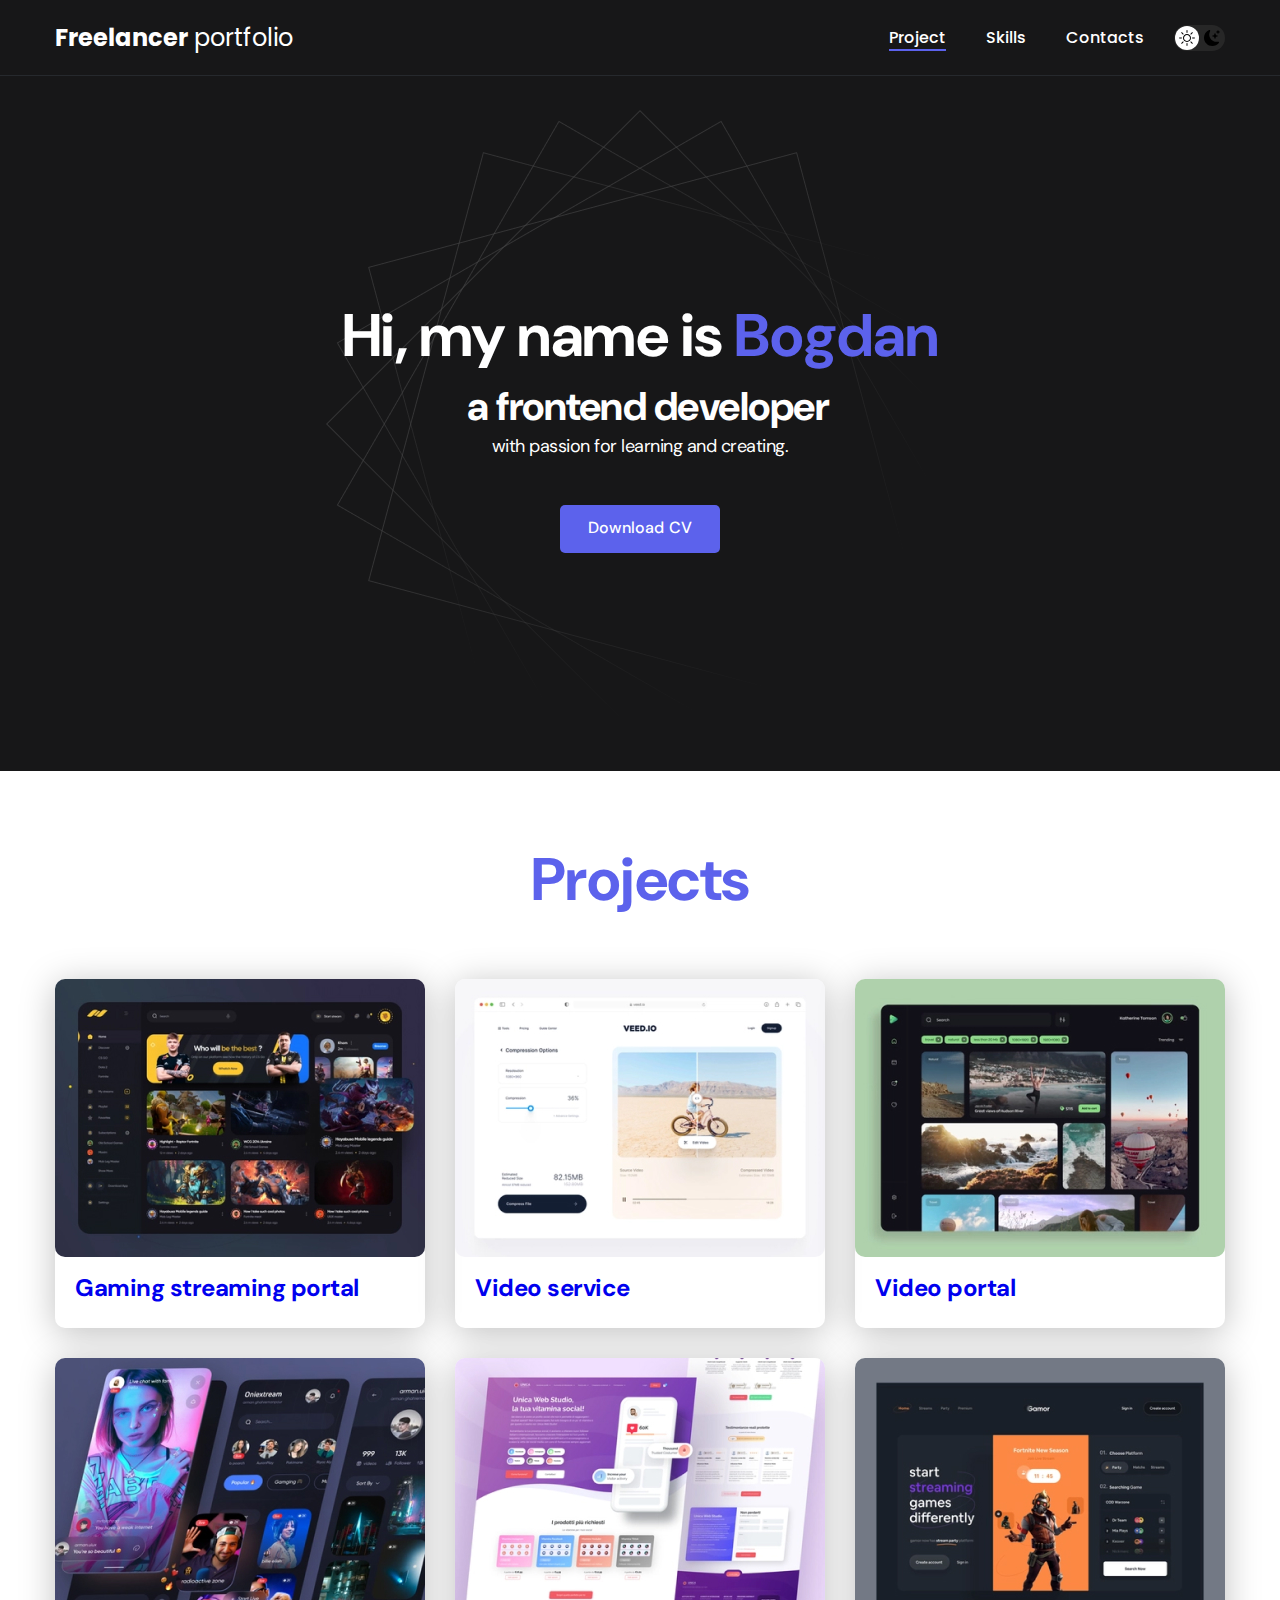
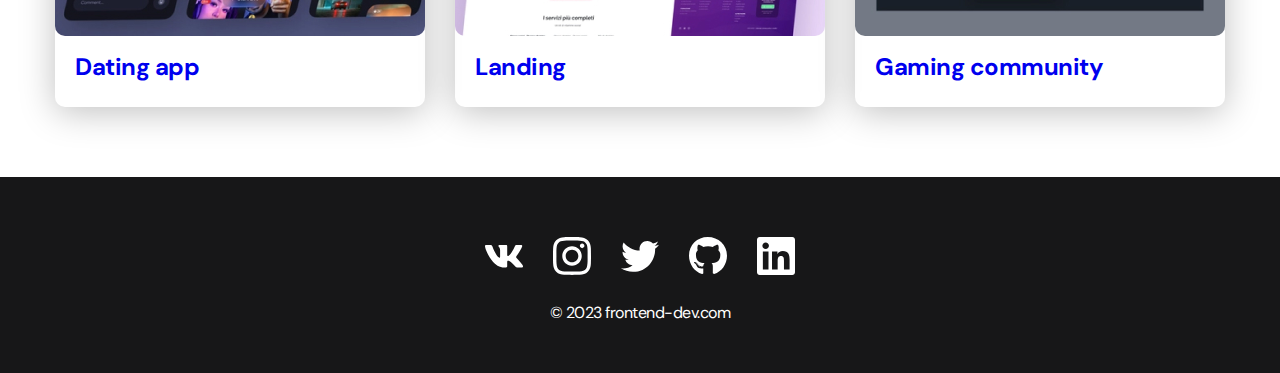
<file: index.html>
<!DOCTYPE html>
<html lang="en">
<head>
    <meta charset="UTF-8">
    <meta http-equiv="X-UA-Compatible" content="IE=edge">
    <meta name="viewport" content="width=device-width, initial-scale=1.0">
    <title>Freelancer portfolio</title>
    <link rel="stylesheet" href="./css/main.css">
</head>
<body>
    <nav class="nav">
        <div class="container">
           <div class="nav-row">
            <a href="./index.html" class="logo"><strong>Freelancer</strong> portfolio</a>
              <button class="dark-mode-btn">
                <img src="./img/icons/sun.svg" alt="Light mode" class="dark-mode-btn__icon">
                <img src="./img/icons/moon.svg" alt="Dark mode" class="dark-mode-btn__icon">
              </button>
            <ul class="nav-list">
                <li class="nav-list__item"><a href="./index.html" class="nav-list__link nav-list__link--active">Project</a></li>
                <li class="nav-list__item"><a href="./skills.html" class="nav-list__link">Skills</a></li>
                <li class="nav-list__item"><a href="./contacts.html" class="nav-list__link">Contacts</a></li>
            </ul>
           </div>
        </div>
    </nav>
  <header class="header">
        <div class="header__wrapper">
        <h1 class="header__title">
            <strong> Hi, my name is <em>Bogdan</em> </strong></br>
             a frontend developer
        </h1>
        <div class="header__text">
            <p>with passion for learning and creating.</p>
        </div>
        <a href="#!" class="btn">Download CV</a>
     </div>
  </header>

 <main class="section">
    <div class="container">
        <h2 class="title-1">Projects</h2>
         <ul class="projects">
            <li class="project">
               <a href="./project-page.html">
                <img src="./img/projects/01.jpg" alt="Project image" class="project__image">
                 <h3 class="project__title">Gaming streaming portal</h3>
                </a>
             </li>
            <li class="project">
                <a href="./project-page.html">
                <img src="./img/projects/02.jpg" alt="Project image" class="project__image">
                 <h3 class="project__title">Video service</h3>
                </a>
            </li>
            <li class="project">
                <a href="./project-page.html">
                <img src="./img/projects/03.jpg" alt="Project image" class="project__image">
                 <h3 class="project__title">Video portal</h3>
                </a>
            </li>
            <li class="project">
                <a href="./project-page.html">
                <img src="./img/projects/04.jpg" alt="Project image" class="project__image">
                 <h3 class="project__title">Dating app</h3>
                </a>
            </li>
            <li class="project">
                <a href="./project-page.html">
                <img src="./img/projects/05.jpg" alt="Project image" class="project__image">
                 <h3 class="project__title">Landing</h3>
                </a>
            </li>
            <li class="project">
                <a href="./project-page.html">
                <img src="./img/projects/06.jpg" alt="Project image" class="project__image">
                 <h3 class="project__title">Gaming community</h3>
                </a>
            </li>
         </ul>
    </div>
 </main>
<footer class="footer">
    <div class="container">
        <div class="footer__wrapper">
        <ul class="social">
            <li class="social__item"><a href="#!"><img src="./img/icons/vk.svg" alt="Link"></a></li>
            <li class="social__item"><a href="#!"><img src="./img/icons/instagram.svg" alt="Link"></a></li>
            <li class="social__item"><a href="#!"><img src="./img/icons/twitter.svg" alt="Link"></a></li>
            <li class="social__item"><a href="#!"><img src="./img/icons/gitHub.svg" alt="Link"></a></li>
            <li class="social__item"><a href="#!"><img src="./img/icons/linkedIn.svg" alt="Link"></a></li>
        </ul>
        <div class="copyright">
            <p>© 2023 frontend-dev.com</p>
           </div>
        </div>
    </div>
</footer>
    <script src="./js/main.js"></script>
</body>
</html>
</file>
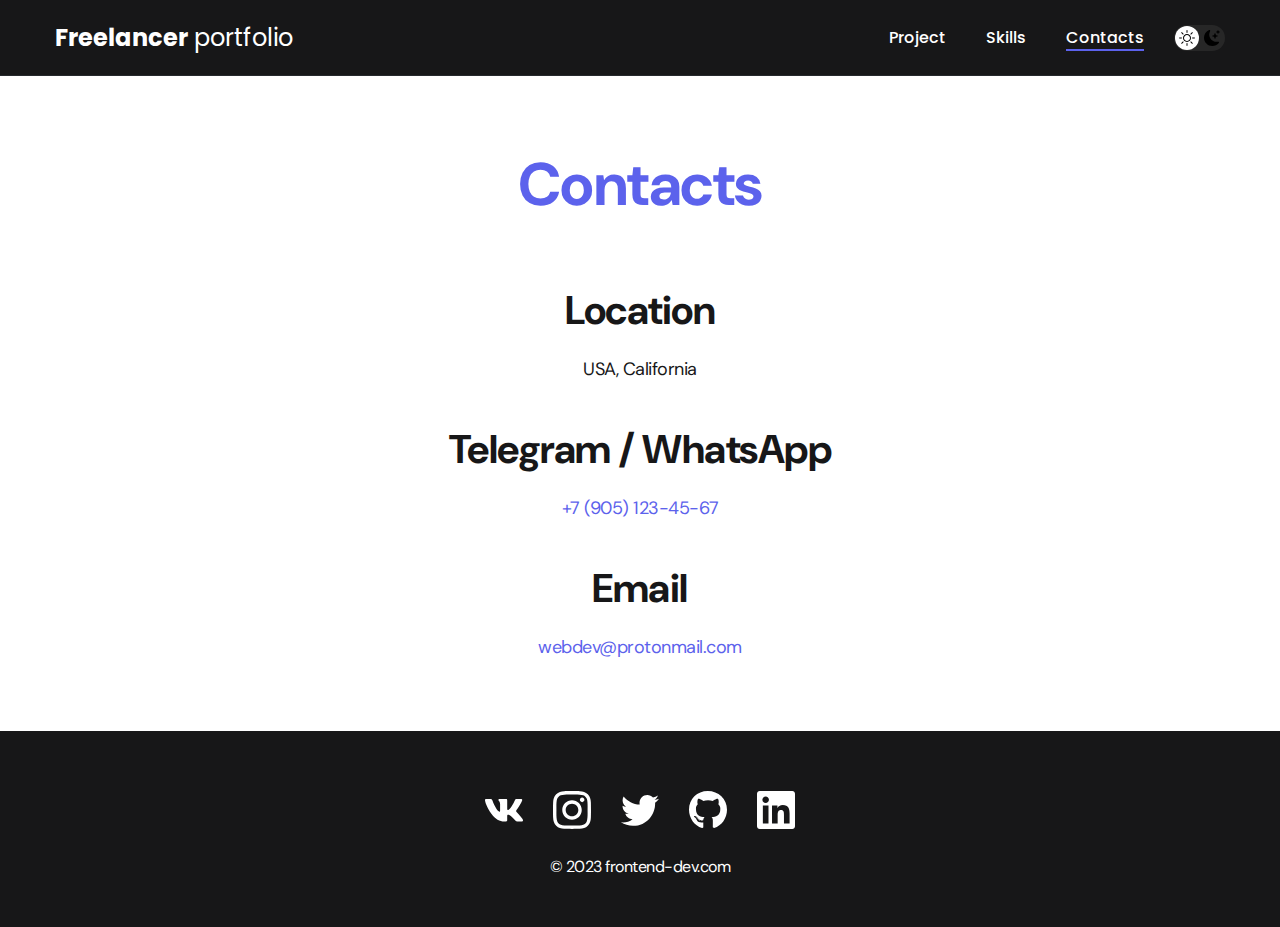
<file: contacts.html>
<!DOCTYPE html>
<html lang="en">
<head>
    <meta charset="UTF-8">
    <meta http-equiv="X-UA-Compatible" content="IE=edge">
    <meta name="viewport" content="width=device-width, initial-scale=1.0">
    <title>Freelancer portfolio</title>
    <link rel="stylesheet" href="./css/main.css">
</head>
<body>
    <nav class="nav">
        <div class="container">
           <div class="nav-row">
            <a href="./index.html" class="logo"><strong>Freelancer</strong> portfolio</a>
            <button class="dark-mode-btn">
                <img src="./img/icons/sun.svg" alt="Light mode" class="dark-mode-btn__icon">
                <img src="./img/icons/moon.svg" alt="Dark mode" class="dark-mode-btn__icon">
              </button>
            <ul class="nav-list">
                <li class="nav-list__item"><a href="./index.html" class="nav-list__link">Project</a></li>
                <li class="nav-list__item"><a href="./skills.html" class="nav-list__link">Skills</a></li>
                <li class="nav-list__item"><a href="./contacts.html" class="nav-list__link nav-list__link--active">Contacts</a></li>
            </ul>
           </div>
        </div>
    </nav>

 <main class="section">
    <div class="container">
        <h1 class="title-1">Contacts</h1>
        <ul class="content-list">
            <li class="content-list__item">
                <h2 class="title-2">Location</h2>
                <p>USA, California</p>
            </li>
            <li class="content-list__item">
                <h2 class="title-2">Telegram / WhatsApp</h2>
                <p><a href="tel:+7 (905) 123-45-67"> +7 (905) 123-45-67</a></p>
            </li>
            <li class="content-list__item">
                <h2 class="title-2">Email</h2>
                <p><a href="mailto:webdev@protonmail.com"> webdev@protonmail.com</a></p>
            </li>
        </ul>
    </div>
 </main>
<footer class="footer">
    <div class="container">
        <div class="footer__wrapper">
        <ul class="social">
            <li class="social__item"><a href="#!"><img src="./img/icons/vk.svg" alt="Link"></a></li>
            <li class="social__item"><a href="#!"><img src="./img/icons/instagram.svg" alt="Link"></a></li>
            <li class="social__item"><a href="#!"><img src="./img/icons/twitter.svg" alt="Link"></a></li>
            <li class="social__item"><a href="#!"><img src="./img/icons/gitHub.svg" alt="Link"></a></li>
            <li class="social__item"><a href="#!"><img src="./img/icons/linkedIn.svg" alt="Link"></a></li>
        </ul>
        <div class="copyright">
            <p>© 2023 frontend-dev.com</p>
           </div>
        </div>
    </div>
</footer>
    <script src="./js/main.js"></script>
</body>
</html>
</file>
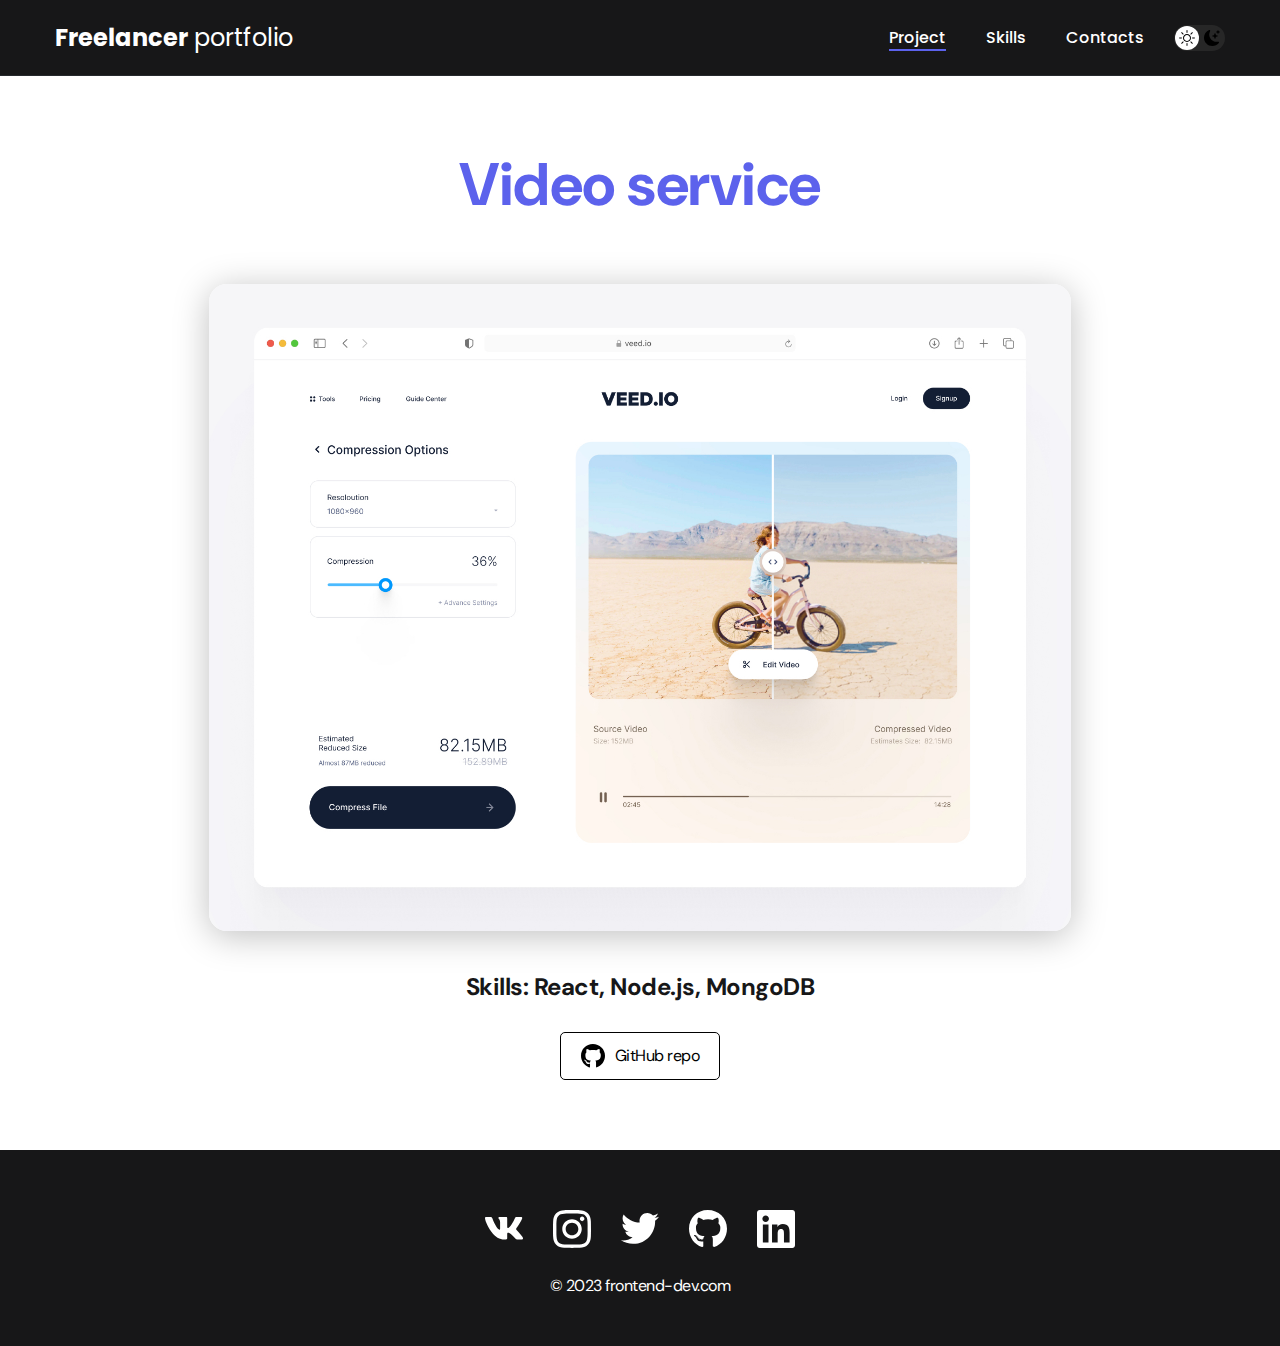
<file: project-page.html>
<!DOCTYPE html>
<html lang="en">
<head>
    <meta charset="UTF-8">
    <meta http-equiv="X-UA-Compatible" content="IE=edge">
    <meta name="viewport" content="width=device-width, initial-scale=1.0">
    <title>Freelancer portfolio</title>
    <link rel="stylesheet" href="./css/main.css">
</head>
<body>
    <nav class="nav">
        <div class="container">
           <div class="nav-row">
            <a href="./index.html" class="logo"><strong>Freelancer</strong> portfolio</a>
            <button class="dark-mode-btn">
                <img src="./img/icons/sun.svg" alt="Light mode" class="dark-mode-btn__icon">
                <img src="./img/icons/moon.svg" alt="Dark mode" class="dark-mode-btn__icon">
              </button>
            <ul class="nav-list">
                <li class="nav-list__item"><a href="./index.html" class="nav-list__link nav-list__link--active">Project</a></li>
                <li class="nav-list__item"><a href="./skills.html" class="nav-list__link">Skills</a></li>
                <li class="nav-list__item"><a href="./contacts.html" class="nav-list__link">Contacts</a></li>
            </ul>
           </div>
        </div>
    </nav>

 <main class="section">
    <div class="container">
        <div class="project-details">
        <h1 class="title-1">Video service</h1>
        <img src="./img/projects/02-big.jpg" alt="" class="project-details__cover">
        <div class="project-details__desc">
            <p>Skills: React, Node.js, MongoDB</p>
        </div>
        <a href="#!" class="btn-outline">
            <img src="./img/icons/gitHub-black.svg" alt="">
            GitHub repo
        </a>
    </div>
    </div>
 </main>
<footer class="footer">
    <div class="container">
        <div class="footer__wrapper">
        <ul class="social">
            <li class="social__item"><a href="#!"><img src="./img/icons/vk.svg" alt="Link"></a></li>
            <li class="social__item"><a href="#!"><img src="./img/icons/instagram.svg" alt="Link"></a></li>
            <li class="social__item"><a href="#!"><img src="./img/icons/twitter.svg" alt="Link"></a></li>
            <li class="social__item"><a href="#!"><img src="./img/icons/gitHub.svg" alt="Link"></a></li>
            <li class="social__item"><a href="#!"><img src="./img/icons/linkedIn.svg" alt="Link"></a></li>
        </ul>
        <div class="copyright">
            <p>© 2023 frontend-dev.com</p>
           </div>
        </div>
    </div>
</footer>
    <script src="./js/main.js"></script>
</body>
</html>
</file>
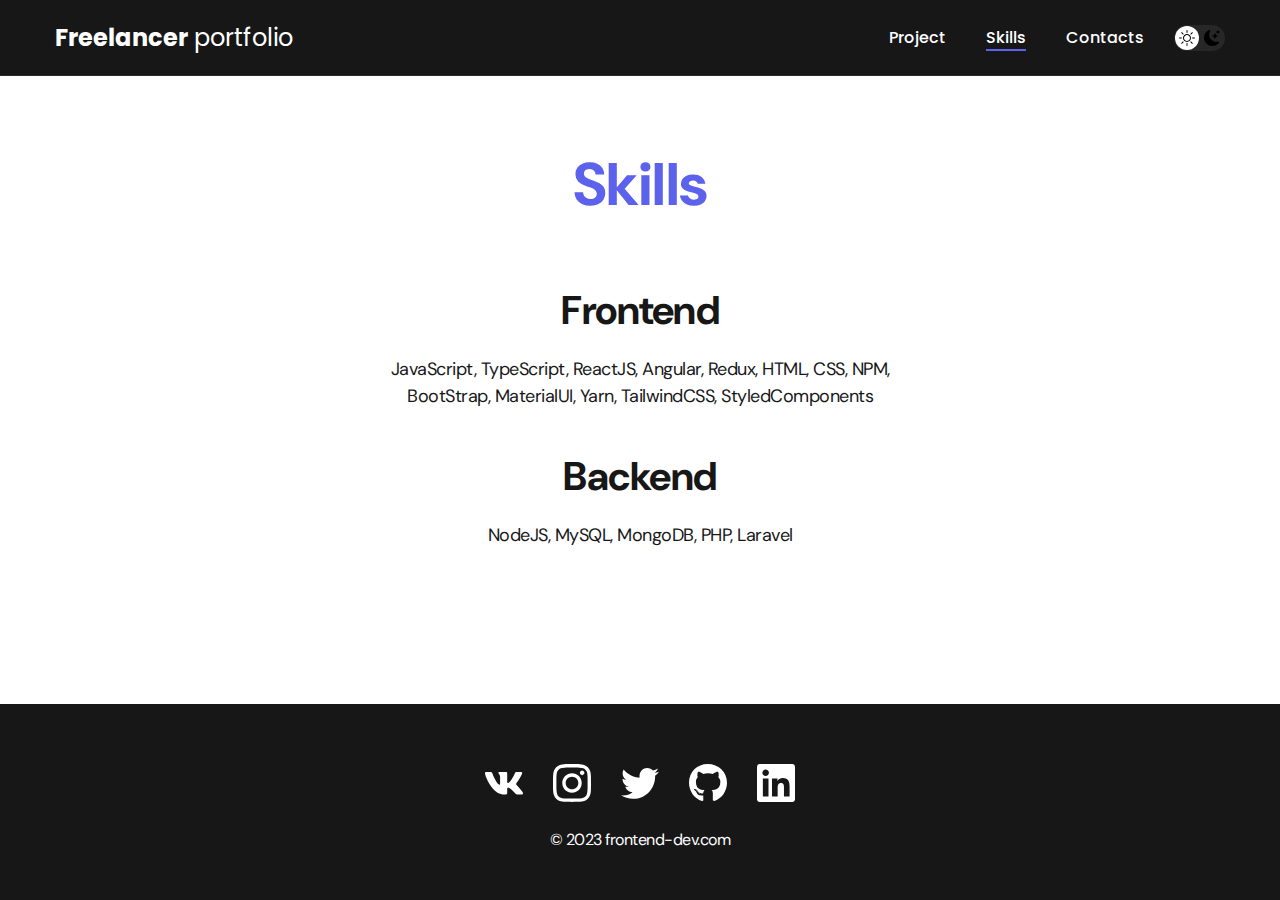
<file: skills.html>
<!DOCTYPE html>
<html lang="en">
<head>
    <meta charset="UTF-8">
    <meta http-equiv="X-UA-Compatible" content="IE=edge">
    <meta name="viewport" content="width=device-width, initial-scale=1.0">
    <title>Freelancer portfolio</title>
    <link rel="stylesheet" href="./css/main.css">
</head>
<body>
    <nav class="nav">
        <div class="container">
           <div class="nav-row">
            <a href="./index.html" class="logo"><strong>Freelancer</strong> portfolio</a>
            <button class="dark-mode-btn">
                <img src="./img/icons/sun.svg" alt="Light mode" class="dark-mode-btn__icon">
                <img src="./img/icons/moon.svg" alt="Dark mode" class="dark-mode-btn__icon">
              </button>
            <ul class="nav-list">
                <li class="nav-list__item"><a href="./index.html" class="nav-list__link">Project</a></li>
                <li class="nav-list__item"><a href="./skills.html" class="nav-list__link nav-list__link--active">Skills</a></li>
                <li class="nav-list__item"><a href="./contacts.html" class="nav-list__link">Contacts</a></li>
            </ul>
           </div>
        </div>
    </nav>

 <main class="section">
    <div class="container">
        <h1 class="title-1">Skills</h1>

        <ul class="content-list">
            <li class="content-list__item">
                <h2 class="title-2">Frontend </h2>
                <p>JavaScript, TypeScript, ReactJS, Angular, Redux, HTML, CSS, NPM, BootStrap, MaterialUI, Yarn, TailwindCSS, StyledComponents</p>
        
            </li>
            <li class="content-list__item">
                <h2 class="title-2">Backend</h2>
                <p>NodeJS, MySQL, MongoDB, PHP, Laravel</p>
            </li>
        </ul>


    </div>
 </main>
<footer class="footer">
    <div class="container">
        <div class="footer__wrapper">
        <ul class="social">
            <li class="social__item"><a href="#!"><img src="./img/icons/vk.svg" alt="Link"></a></li>
            <li class="social__item"><a href="#!"><img src="./img/icons/instagram.svg" alt="Link"></a></li>
            <li class="social__item"><a href="#!"><img src="./img/icons/twitter.svg" alt="Link"></a></li>
            <li class="social__item"><a href="#!"><img src="./img/icons/gitHub.svg" alt="Link"></a></li>
            <li class="social__item"><a href="#!"><img src="./img/icons/linkedIn.svg" alt="Link"></a></li>
        </ul>
        <div class="copyright">
            <p>© 2023 frontend-dev.com</p>
           </div>
        </div>
    </div>
</footer>
    <script src="./js/main.js"></script>
</body>
</html>
</file>
<file: css/main.css>
@import "./reset.css";
@import url('https://fonts.googleapis.com/css2?family=DM+Sans:opsz,wght@9..40,400;9..40,500;9..40,700&family=Poppins:wght@400;500;700&display=swap');

/* 
font-family: 'DM Sans', sans-serif;
font-family: 'Poppins', sans-serif;
*/
/*Рамка вокруг навигации*/
/* * {
    border: 1px solid red; 
} */
/* переменные на уровне всего документа html */

:root {
 --blackpure: #000;   
 --black: #171718;
 --black-border:#26292D;
 --white:#fff;
 --purple:#5C62EC;
 --orange: orange;
 /* ссылаю переменную на dark-bg */

 --text-color: var(--black);
 --dark-bg: var(--black);
 --dark-border: var(--black-border);
 --header-text: var(--white);
 --accent: var(--purple); 

 /* для Light Mode */
 --page-bg: var(--white);
 --text-color: var(--black);

 --title-1: var(--accent);
 /* --project-card-bg: var(--black);
 --project-card-text: var(--white); */
 --box-shadow: 0px 5px 35px rgba(0,0,0,0.25);
}

.dark {
    --page-bg: #252526;
    --text-color: var(--white);

    --title-1: var(--white);

    --project-card-bg: var(--black);
    --project-card-text: var(--white);
    --box-shadow: 0px 5px 35px rgba(0,0,0,0.8);
}

html, body {
    display: flex;
    flex-direction: column;
   
    font-family: 'DM Sans', sans-serif;
    letter-spacing: -0.5px;
     min-height: 100vh;

    background-color: var(--page-bg);
    color: var(--text-color);
}

.container{
    /* выравниваю container по цетру, что означает отступы сверзу/синизу по 0 */
    margin: 0 auto;
    padding: 0 15px;
    max-width: 1200px;

}
.none {
    /* Тот html-тег который имеет этот клас будет скрытым, а тег !importan говорит о важности */
    display: none !important;
}
/* Nav */
.nav{
    padding: 20px 0;   /* задаю отступ сначала сверху/снизу, потом слева/справа */
    border-bottom: 1px solid var(--dark-border);  /* делаю рамку для элемента */
    background-color: var(--dark-bg);
    color: var(--header-text);
    letter-spacing: normal;
}
.nav-row{
    display: flex;
    /* выравниваю все по правому краю */
    justify-content: flex-end;
    align-items: center;
    column-gap: 30px;  /* отступ между колонками */
    row-gap: 20px;  /* для мобильной адаптации */
    flex-wrap: wrap;     /* для того чтобы происходил перенос */

}
.logo{
   margin-right: auto;
   color: var(--header-text); 
   font-size: 24px;
   font-family: 'Poppins', sans-serif;
}
.logo strong {
    font-weight: 700;
    margin: auto;
}
.nav-list{
    display: flex;/* для того чтобы элементы выстривались в 1 ряд */
    align-items: center;
    /* чтобы элементы которые не помещаются переносились на следующюю строчку */
    flex-wrap: wrap;
    row-gap: 10px;
    column-gap: 40px;
    font-size: 16px;
    font-weight: 500;
    font-family: 'Poppins', sans-serif;

}
.nav-list__link{
color: var(--header-text);
transition: opacity 0.2s ease-in;
}
.nav-list__link:hover{
    opacity: 0.8;
}
.nav-list__link--active{
    /* позиціоную елемент відповідно relative */
    position: relative;
}
.nav-list__link--active::before{
    content: "";

    position: absolute;
    left: 0;
    top: 100%;
    
    display: block;
    height: 2px;
    width: 100%;
    background-color:  var(--accent);
}
.header{
/* минимальная высота шапки, если контента будет больше шапика может вырасти, если контента будет меньше она останется такойже */
min-height: 695px;
padding: 40px 0;

display: flex;
/* раскидал элементы навигации по центру */
justify-content: center;
align-items: center;

background-color: var(--dark-bg);
/* выгружаю фото через background-image */
background-image: url('./../img/header-bg.png');
background-repeat: no-repeat; /* указываю чтобы картинка не повторялась */
background-size: auto;
background-position: center center;
color: var(--header-text);
text-align: center;
}
.header__wrapper{
   padding: 0 15px;
   max-width: 660px;   /* задаю ограничение по ширине */

}
.header__text {
margin-bottom: 48px;
font-size: 18px;
line-height: 1.333;

}
.header__text p + p {
    margin-top: 0.5em;
}
.header__title{
    font-size: 40px;
    font-weight: 700;
    line-height: 1.4;
}
.header__title strong {
    font-size: 60px;
    font-weight: 700;
}
.header__title em {
    font-style: normal;
    color: var(--accent);
}
.btn {
    /* ссылка отображается как inine элемент, и не сомгв рабоать с размерами */
  display: inline-block;
   height: 48px;
   /* сначала сверху/низу потом слева/справа */
   padding: 12px 28px;

   /* order: 1; */
   border-radius: 5px;
   background-color: var(--accent);
   color: var(--white);
   letter-spacing: 0.15px;
   font-size: 16px;
   font-weight: 500;

   transition: opacity 0.2s ease-in;
}

.btn:hover{
    opacity: 0.8;
}
.btn:active{
    /* делаю эфект прожатие сдивнув ее на 1px */
    position: relative;
    top: 1px;
}
.btn-outline{
display: flex;
 column-gap: 10px;
 align-items: center;

 height: 48px;
 border-radius:5px;
 padding: 12px 20px; 

 background-color: var(--white);
 
 border: 1px solid var(--blackpure);
 color: var(--blackpure);
 transition: opacity 0.2s ease-in;
}
.btn-outline:hover{
    opacity: 0.8;
}
.btn-outline:active{
    /* делаю эфект прожатие сдивнув ее на 1px */
    position: relative;
    top: 1px;
}
.section {
    /* сверху/снизу по 70px слева/справа по 0 */
  padding: 70px 0;
}
.title-1 {
margin-bottom: 60px;
font-size: 60px;
font-weight: 700;
line-height: 1.3;
color: var(--title-1);
text-align: center; /* делаю секцию project по центру */
}
.projects {
display: flex;    /* выстраиваю по flex */
/* flex-derection: row - работает по умолчанию */
flex-wrap: wrap;/* перенос карточек на следующий ряд */
column-gap: 30px;/* отступы между колонками */
row-gap: 30px;/* отступы между рядами */
justify-content: center;
}
.project{
max-width: 370px; /* для адаптива указываю max-width чтобы небыло горизонтального скролла */
background-color: var(--project-card-bg);
box-shadow: var(--box-shadow);
border-radius: 10px;

}
.project__image{
/* указываю скругление для картинки */
border-radius: 10px;

}
.project__title {
padding: 15px 20px 25px; 
font-size: 24px;
line-height: 1.3;
font-weight: 700;
color: var(--project-card-text);
}

/* Project details */

.project-details {
  margin: 0 auto;
  max-width: 862px;

  display: flex;
  flex-direction: column;
  align-items: center;
  text-align: center;

}
.project-details__cover {
    /* задал максимальную ширина обложки */
  max-width: 100%;
  margin-bottom: 40px;
  box-shadow: 0px 5px 35px rgba(0,0,0,0.25);
  border-radius: 18px;
}
.project-details__desc {
margin-bottom: 30px;    
font-size: 24px;
font-weight: 700;
line-height: 1.3;
}
.title-2{
font-size: 40px;
line-height: 1.3;
margin-bottom: 20px;
font-weight: 700;
}

.content-list{
 max-width: 570px;
 /* ставлю по центру  */
 display: flex;
 /* Выстраваю элементы контейнера в колонку */
 flex-direction: column;
 align-items: center;
 text-align: center;
 /* задаю отсуп между рядами */
 row-gap: 40px;
 /* чтобы блок с контентом стал по центру задаю margin */
 margin: 0 auto;

}
.content-list a {
    color: var(--accent);
}
.content-list__item{
font-size: 18px;
line-height: 1.5;
}
/* Задаю на случай если у меня будет 2 или больше абзацов */
.content-list__item p + p {
    margin-top: 0.5em;
}

/* Footer */
.footer {
    /* указываю сверху/снизу 60, слева/справа 0, снизу 50px */
padding: 60px 0 50px;
margin-top: auto;
background-color: var(--dark-bg);
color: var(--header-text);
}
.footer__wrapper{
    display: flex;
    flex-direction: column;
    align-items: center;
    row-gap: 27px; /* указаю отступ между иконками */
}
.social {
    display: flex; /* выстроил иконки в ряд */
    column-gap: 30px; /* указал отступ между колонок */
    align-items: center;
}
.copyright{
font-size: 16px;
}
.copyright p + p {
    margin-top: 0.5em;
}

/* Dark mode btn */

.dark-mode-btn{
    /* для того чтобы кнопка была родителем */
    position: relative;
    display: flex;
    /* 1-й элемент вначале второй в конце */
    justify-content: space-between;
    width: 51px;
    order: 9;
    height: 26px;
    padding: 5px;
    background-color: #272727;
    border-radius: 50px;
}
.dark-mode-btn::before{
content:"";
position: absolute;
left: 1px;
top: 1px;
display: block;
width: 24px;
height: 24px;
border-radius: 50%;
background-color: var(--white);

transition: left 0.2s ease-in; 
}
.dark-mode-btn--active::before{
left: 26px;
}
.dark-mode-btn__icon{
    position: relative;
    z-index: 9;
}


/* Адаптация Desktop First */

@media (max-width:620px) {
    .header {
        /* Убираю значение если было ранее, таким образом я его сбрасываю */
        min-height: unset;
    }
    .header__title {
        font-size: 30px;
    }
    .header__title strong {
        font-size: 40px;
    }
    .section{
        padding: 40px 0;
    }
    .title-1{
       margin-bottom: 30px; /* отступ снизу */
       font-size: 40px; 
    }
    .project__title{
        font-size: 22px;
    }
    .project-details__desc{
        margin-bottom: 20px;
        font-size: 22px;
    }
    .footer{
        /* делаю подвал меньше */
        padding: 40px 0 30px;
    }
    .footer__wrapper{
        row-gap: 20px;
    }
    .social{
        column-gap: 20px;
    }
    /* делаю иконки в подвале поменьше */
    .social__item{
       width: 28px;
    }
    .nav-row{
        justify-content: space-between;
    }
    .dark-mode-btn{
        order: 0;
    }
    .title-2 {
        margin-bottom: 10px;
        font-size: 30px;
    }
    .content-list {
        row-gap: 20px;
    }
    .content-list__item{
        font-size: 16px;
    }
}
</file>
